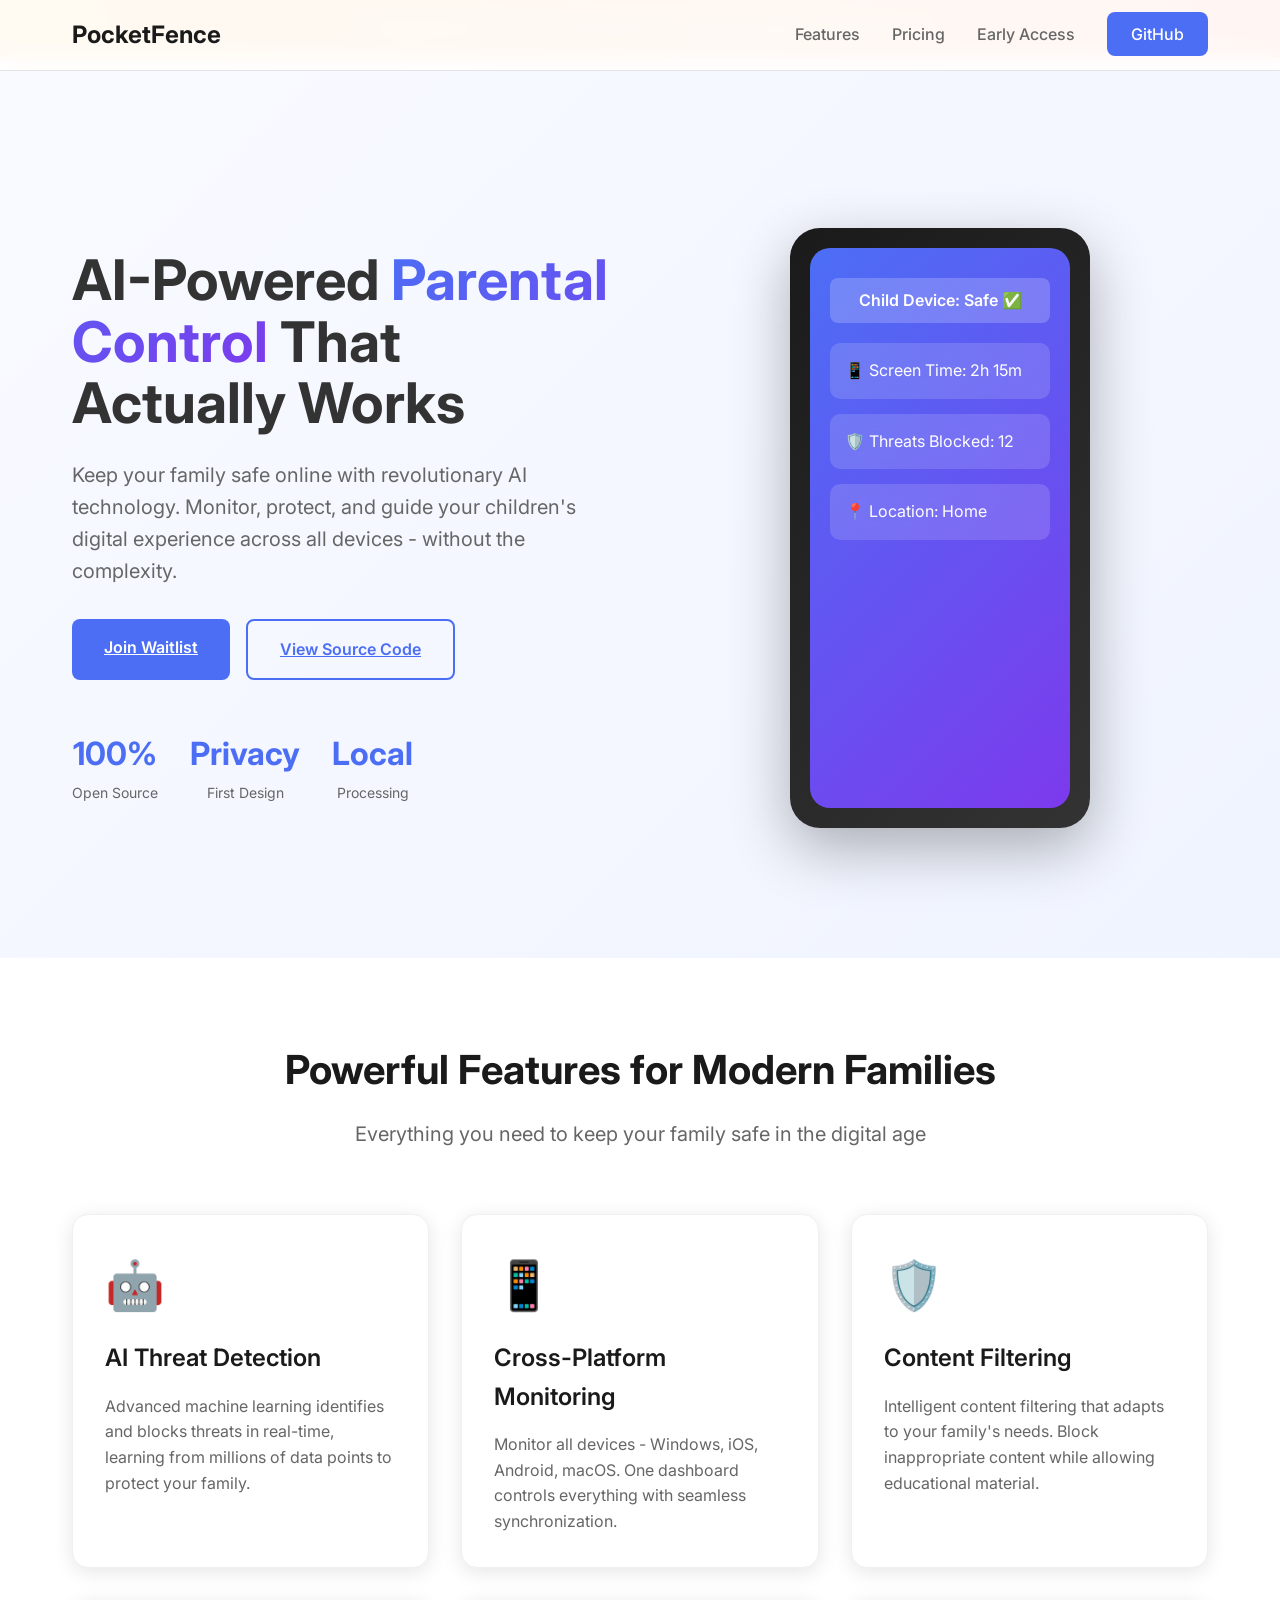
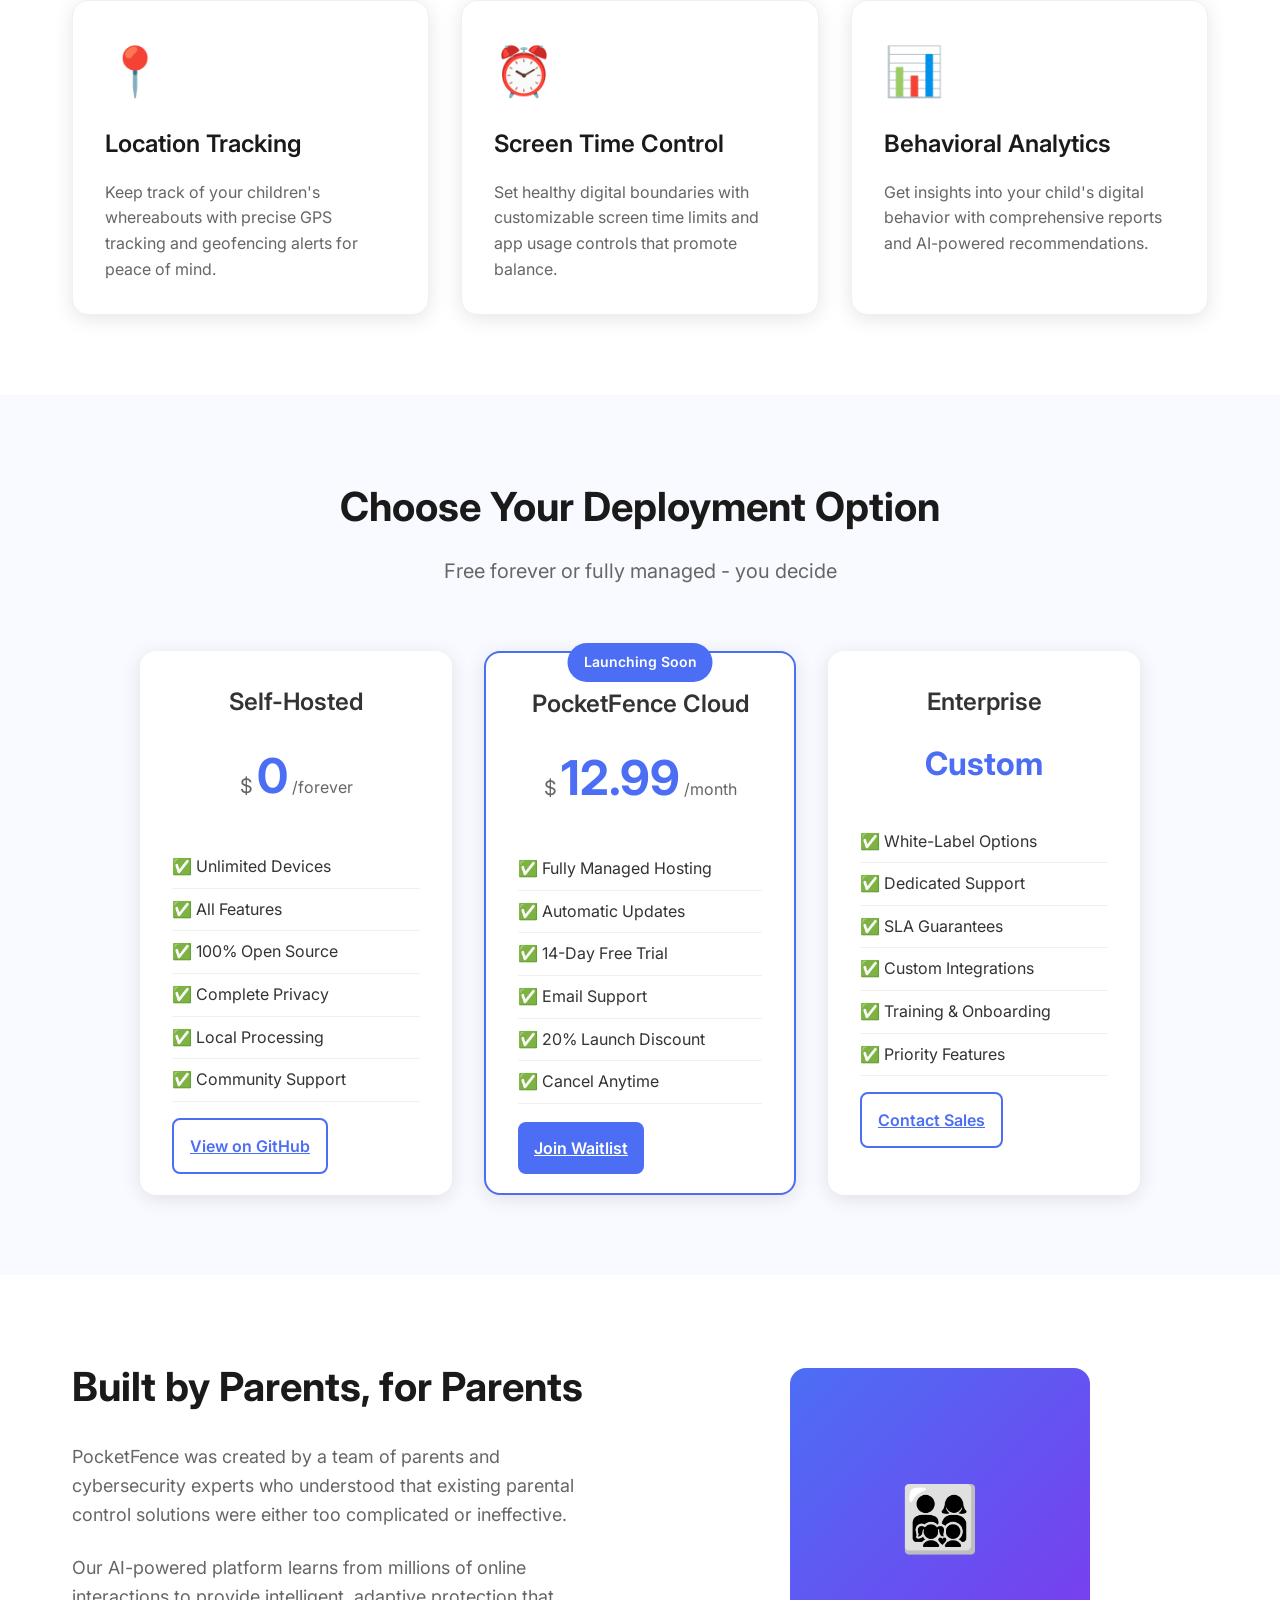
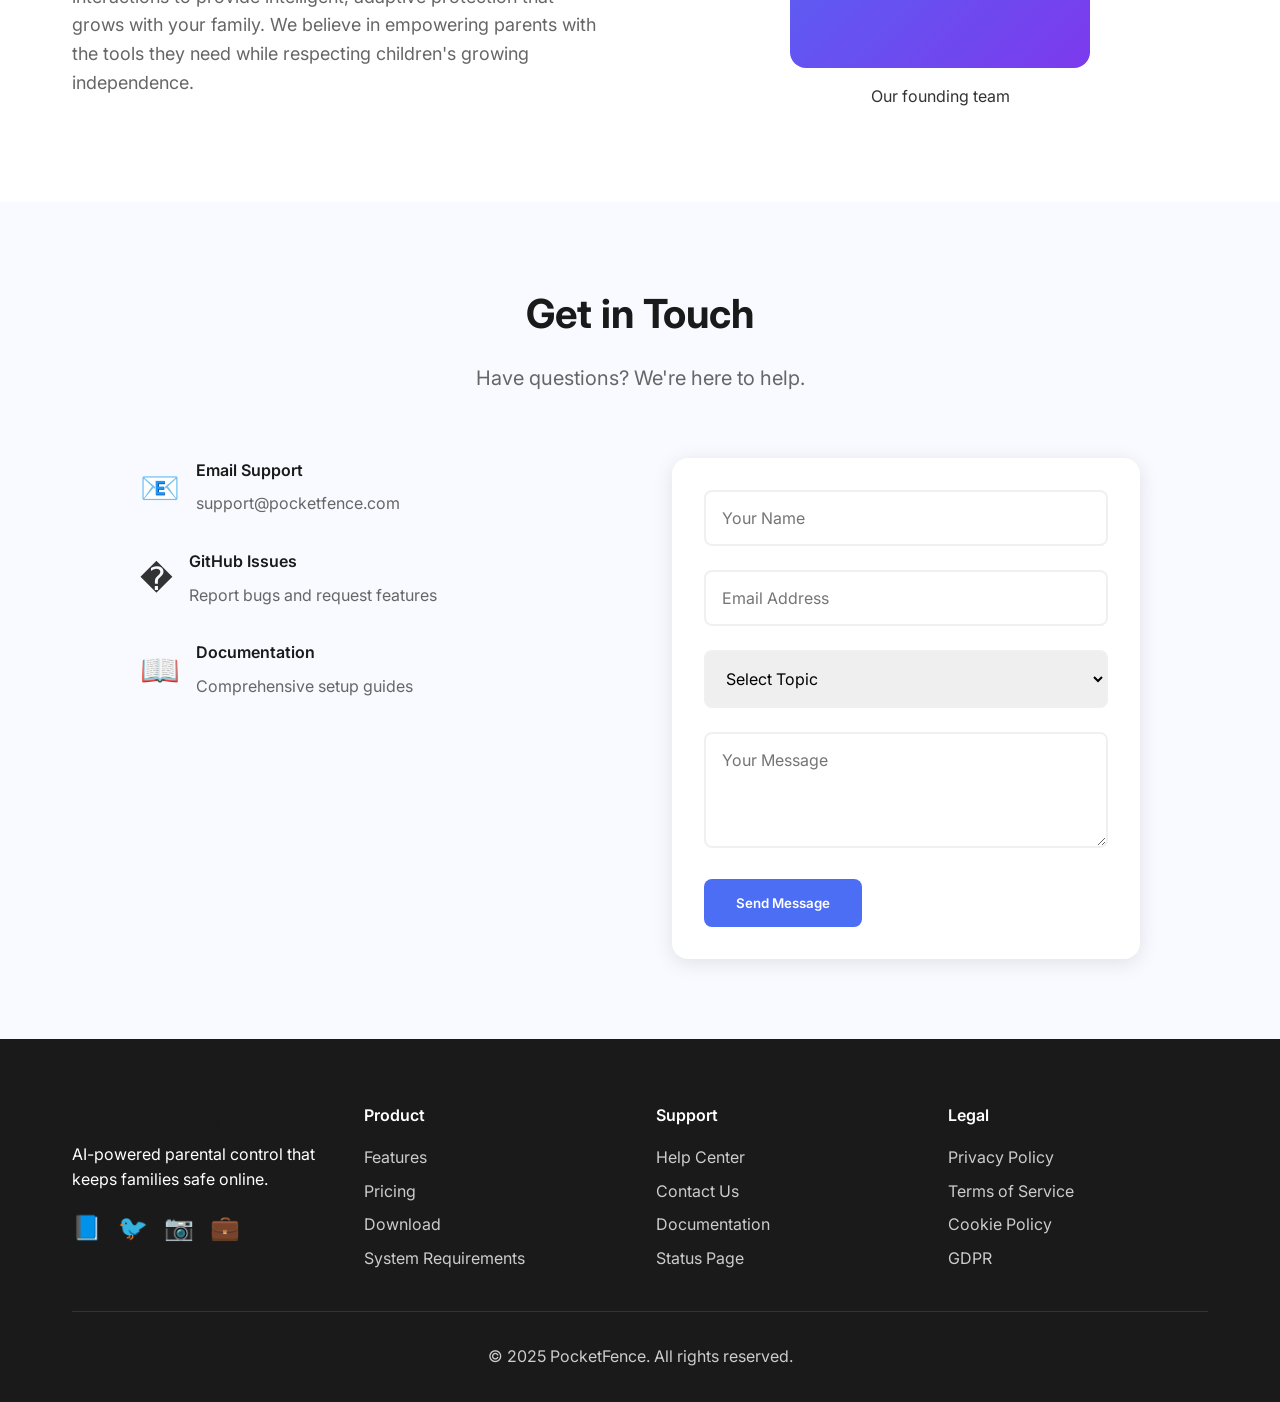
<file: index.html>
<!DOCTYPE html>
<html lang="en">
<head>
    <meta charset="UTF-8">
    <meta name="viewport" content="width=device-width, initial-scale=1.0">
    <title>PocketFence - AI-Powered Parental Control</title>
    <meta name="description" content="Revolutionary AI-powered parental control software that keeps your family safe online. Monitor, protect, and guide your children's digital experience.">
    <link rel="stylesheet" href="styles.css">
    <link rel="preconnect" href="https://fonts.googleapis.com">
    <link rel="preconnect" href="https://fonts.gstatic.com" crossorigin>
    <link href="https://fonts.googleapis.com/css2?family=Inter:wght@300;400;500;600;700&display=swap" rel="stylesheet">
    <script src="https://js.stripe.com/v3/"></script>
    <style>
        .coming-soon-banner {
            background: linear-gradient(90deg, #ff9800 0%, #ff5722 100%);
            color: white;
            padding: 1rem;
            text-align: center;
            font-weight: 600;
            position: sticky;
            top: 0;
            z-index: 1000;
            box-shadow: 0 2px 10px rgba(0,0,0,0.1);
        }
        .coming-soon-banner a {
            color: white;
            text-decoration: underline;
            font-weight: 700;
        }
    </style>
</head>
<body>
    <div class="coming-soon-banner">🚀 PocketFence is in active development - <a href="early-access.html">Join the waitlist</a> for early access</div>
    <!-- Navigation -->
    <nav class="navbar">
        <div class="nav-container">
            <div class="nav-logo">
                <span class="logo-text">PocketFence</span>
            </div>
            <ul class="nav-menu">
                <li><a href="#features" class="nav-link">Features</a></li>
                <li><a href="#pricing" class="nav-link">Pricing</a></li>
                <li><a href="early-access.html" class="nav-link">Early Access</a></li>
                <li><a href="https://github.com/DJMcClellan1966/PocketFence-Family" class="nav-link cta-button">GitHub</a></li>
            </ul>
            <div class="hamburger">
                <span></span><span></span><span></span>
            </div>
        </div>
    </nav>

    <!-- Hero Section -->
    <section class="hero">
        <div class="hero-container">
            <div class="hero-content">
                <h1 class="hero-title">
                    AI-Powered <span class="gradient-text">Parental Control</span> 
                    That Actually Works
                </h1>
                <p class="hero-description">
                    Keep your family safe online with revolutionary AI technology. 
                    Monitor, protect, and guide your children's digital experience 
                    across all devices - without the complexity.
                </p>
                <div class="hero-buttons">
                    <a href="early-access.html" class="btn-primary">Join Waitlist</a>
                    <a href="https://github.com/DJMcClellan1966/PocketFence-Family" class="btn-secondary">View Source Code</a>
                </div>
                <div class="hero-stats">
                    <div class="stat">
                        <span class="stat-number">100%</span>
                        <span class="stat-label">Open Source</span>
                    </div>
                    <div class="stat">
                        <span class="stat-number">Privacy</span>
                        <span class="stat-label">First Design</span>
                    </div>
                    <div class="stat">
                        <span class="stat-number">Local</span>
                        <span class="stat-label">Processing</span>
                    </div>
                </div>
            </div>
            <div class="hero-visual">
                <div class="phone-mockup">
                    <div class="phone-screen">
                        <div class="app-interface">
                            <div class="status-bar">Child Device: Safe ✅</div>
                            <div class="dashboard-widgets">
                                <div class="widget">📱 Screen Time: 2h 15m</div>
                                <div class="widget">🛡️ Threats Blocked: 12</div>
                                <div class="widget">📍 Location: Home</div>
                            </div>
                        </div>
                    </div>
                </div>
            </div>
        </div>
    </section>

    <!-- Features Section -->
    <section id="features" class="features">
        <div class="container">
            <div class="section-header">
                <h2>Powerful Features for Modern Families</h2>
                <p>Everything you need to keep your family safe in the digital age</p>
            </div>
            <div class="features-grid">
                <div class="feature-card">
                    <div class="feature-icon">🤖</div>
                    <h3>AI Threat Detection</h3>
                    <p>Advanced machine learning identifies and blocks threats in real-time, learning from millions of data points to protect your family.</p>
                </div>
                <div class="feature-card">
                    <div class="feature-icon">📱</div>
                    <h3>Cross-Platform Monitoring</h3>
                    <p>Monitor all devices - Windows, iOS, Android, macOS. One dashboard controls everything with seamless synchronization.</p>
                </div>
                <div class="feature-card">
                    <div class="feature-icon">🛡️</div>
                    <h3>Content Filtering</h3>
                    <p>Intelligent content filtering that adapts to your family's needs. Block inappropriate content while allowing educational material.</p>
                </div>
                <div class="feature-card">
                    <div class="feature-icon">📍</div>
                    <h3>Location Tracking</h3>
                    <p>Keep track of your children's whereabouts with precise GPS tracking and geofencing alerts for peace of mind.</p>
                </div>
                <div class="feature-card">
                    <div class="feature-icon">⏰</div>
                    <h3>Screen Time Control</h3>
                    <p>Set healthy digital boundaries with customizable screen time limits and app usage controls that promote balance.</p>
                </div>
                <div class="feature-card">
                    <div class="feature-icon">📊</div>
                    <h3>Behavioral Analytics</h3>
                    <p>Get insights into your child's digital behavior with comprehensive reports and AI-powered recommendations.</p>
                </div>
            </div>
        </div>
    </section>

    <!-- Pricing Section -->
    <section id="pricing" class="pricing">
        <div class="container">
            <div class="section-header">
                <h2>Choose Your Deployment Option</h2>
                <p>Free forever or fully managed - you decide</p>
            </div>
            <div class="pricing-grid">
                <div class="pricing-card">
                    <div class="plan-header">
                        <h3>Self-Hosted</h3>
                        <div class="plan-price">
                            <span class="currency">$</span>
                            <span class="amount">0</span>
                            <span class="period">/forever</span>
                        </div>
                    </div>
                    <ul class="plan-features">
                        <li>✅ Unlimited Devices</li>
                        <li>✅ All Features</li>
                        <li>✅ 100% Open Source</li>
                        <li>✅ Complete Privacy</li>
                        <li>✅ Local Processing</li>
                        <li>✅ Community Support</li>
                    </ul>
                    <a href="https://github.com/dj-mccarthy/PocketFence-Family" class="plan-button btn-outline" target="_blank">View on GitHub</a>
                </div>
                
                <div class="pricing-card featured">
                    <div class="popular-badge">Launching Soon</div>
                    <div class="plan-header">
                        <h3>PocketFence Cloud</h3>
                        <div class="plan-price">
                            <span class="currency">$</span>
                            <span class="amount">12.99</span>
                            <span class="period">/month</span>
                        </div>
                    </div>
                    <ul class="plan-features">
                        <li>✅ Fully Managed Hosting</li>
                        <li>✅ Automatic Updates</li>
                        <li>✅ 14-Day Free Trial</li>
                        <li>✅ Email Support</li>
                        <li>✅ 20% Launch Discount</li>
                        <li>✅ Cancel Anytime</li>
                    </ul>
                    <a href="early-access.html" class="plan-button btn-primary">Join Waitlist</a>
                </div>
                
                <div class="pricing-card">
                    <div class="plan-header">
                        <h3>Enterprise</h3>
                        <div class="plan-price">
                            <span class="amount" style="font-size: 2rem;">Custom</span>
                        </div>
                    </div>
                    <ul class="plan-features">
                        <li>✅ White-Label Options</li>
                        <li>✅ Dedicated Support</li>
                        <li>✅ SLA Guarantees</li>
                        <li>✅ Custom Integrations</li>
                        <li>✅ Training & Onboarding</li>
                        <li>✅ Priority Features</li>
                    </ul>
                    <a href="mailto:enterprise@pocketfence.net" class="plan-button btn-outline">Contact Sales</a>
                </div>
            </div>
        </div>
    </section>

    <!-- About Section -->
    <section id="about" class="about">
        <div class="container">
            <div class="about-content">
                <div class="about-text">
                    <h2>Built by Parents, for Parents</h2>
                    <p>PocketFence was created by a team of parents and cybersecurity experts who understood that existing parental control solutions were either too complicated or ineffective.</p>
                    <p>Our AI-powered platform learns from millions of online interactions to provide intelligent, adaptive protection that grows with your family. We believe in empowering parents with the tools they need while respecting children's growing independence.</p>
                </div>
                <div class="about-visual">
                    <div class="team-photo">
                        <div class="photo-placeholder">👨‍👩‍👧‍👦</div>
                        <p>Our founding team</p>
                    </div>
                </div>
            </div>
        </div>
    </section>

    <!-- Contact Section -->
    <section id="contact" class="contact">
        <div class="container">
            <div class="section-header">
                <h2>Get in Touch</h2>
                <p>Have questions? We're here to help.</p>
            </div>
            <div class="contact-grid">
                <div class="contact-info">
                    <div class="contact-item">
                        <div class="contact-icon">📧</div>
                        <div>
                            <h4>Email Support</h4>
                            <p>support@pocketfence.com</p>
                        </div>
                    </div>
                    <div class="contact-item">
                        <div class="contact-icon">�</div>
                        <div>
                            <h4>GitHub Issues</h4>
                            <p>Report bugs and request features</p>
                        </div>
                    </div>
                    <div class="contact-item">
                        <div class="contact-icon">📖</div>
                        <div>
                            <h4>Documentation</h4>
                            <p>Comprehensive setup guides</p>
                        </div>
                    </div>
                </div>
                <div class="contact-form">
                    <form>
                        <div class="form-group">
                            <input type="text" placeholder="Your Name" required>
                        </div>
                        <div class="form-group">
                            <input type="email" placeholder="Email Address" required>
                        </div>
                        <div class="form-group">
                            <select required>
                                <option value="">Select Topic</option>
                                <option value="sales">Sales Inquiry</option>
                                <option value="support">Technical Support</option>
                                <option value="billing">Billing Question</option>
                                <option value="other">Other</option>
                            </select>
                        </div>
                        <div class="form-group">
                            <textarea placeholder="Your Message" rows="4" required></textarea>
                        </div>
                        <button type="submit" class="btn-primary">Send Message</button>
                    </form>
                </div>
            </div>
        </div>
    </section>

    <!-- Footer -->
    <footer class="footer">
        <div class="container">
            <div class="footer-content">
                <div class="footer-section">
                    <div class="footer-logo">
                        <span class="logo-text">PocketFence</span>
                    </div>
                    <p>AI-powered parental control that keeps families safe online.</p>
                    <div class="social-links">
                        <a href="#">📘</a>
                        <a href="#">🐦</a>
                        <a href="#">📷</a>
                        <a href="#">💼</a>
                    </div>
                </div>
                <div class="footer-section">
                    <h4>Product</h4>
                    <ul>
                        <li><a href="#features">Features</a></li>
                        <li><a href="#pricing">Pricing</a></li>
                        <li><a href="#">Download</a></li>
                        <li><a href="#">System Requirements</a></li>
                    </ul>
                </div>
                <div class="footer-section">
                    <h4>Support</h4>
                    <ul>
                        <li><a href="#">Help Center</a></li>
                        <li><a href="#contact">Contact Us</a></li>
                        <li><a href="#">Documentation</a></li>
                        <li><a href="#">Status Page</a></li>
                    </ul>
                </div>
                <div class="footer-section">
                    <h4>Legal</h4>
                    <ul>
                        <li><a href="privacy.html">Privacy Policy</a></li>
                        <li><a href="terms.html">Terms of Service</a></li>
                        <li><a href="#">Cookie Policy</a></li>
                        <li><a href="#">GDPR</a></li>
                    </ul>
                </div>
            </div>
            <div class="footer-bottom">
                <p>&copy; 2025 PocketFence. All rights reserved.</p>
            </div>
        </div>
    </footer>

    <script src="script.js"></script>
</body>
</html>
</file>
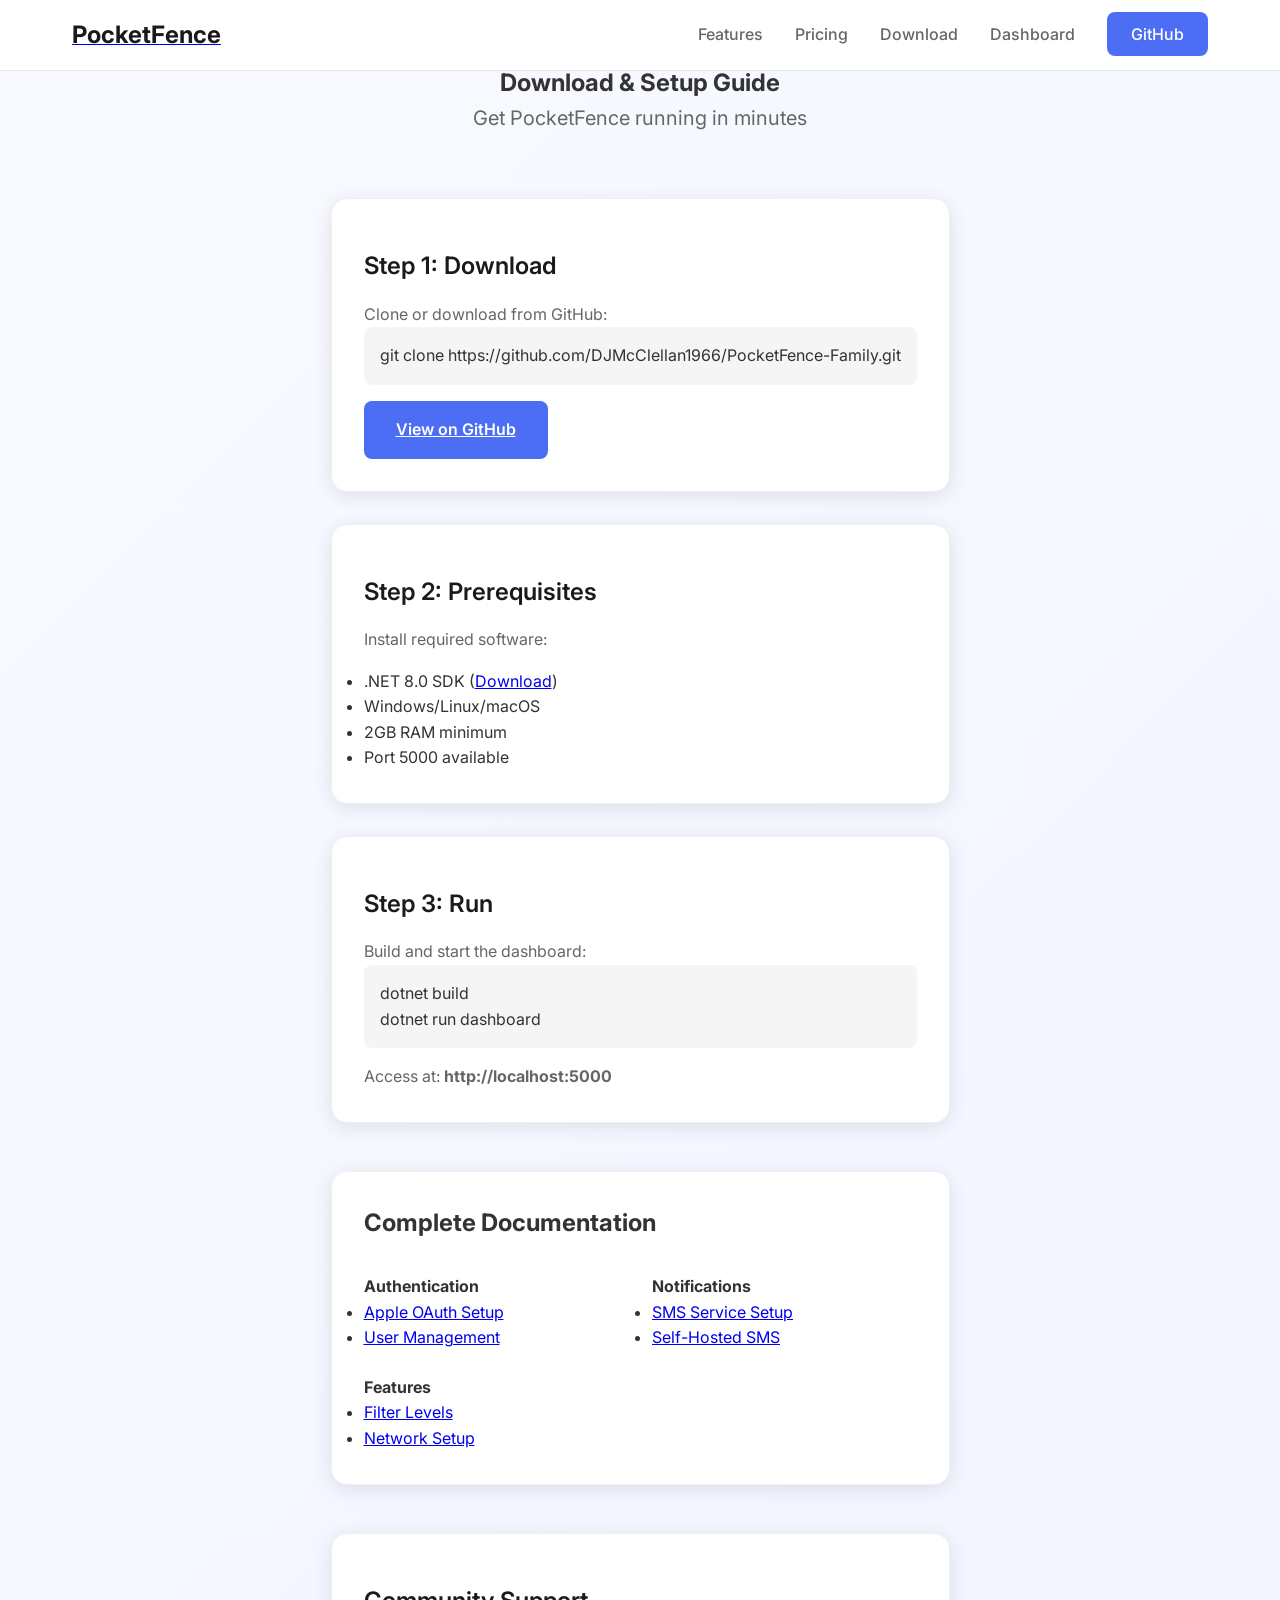
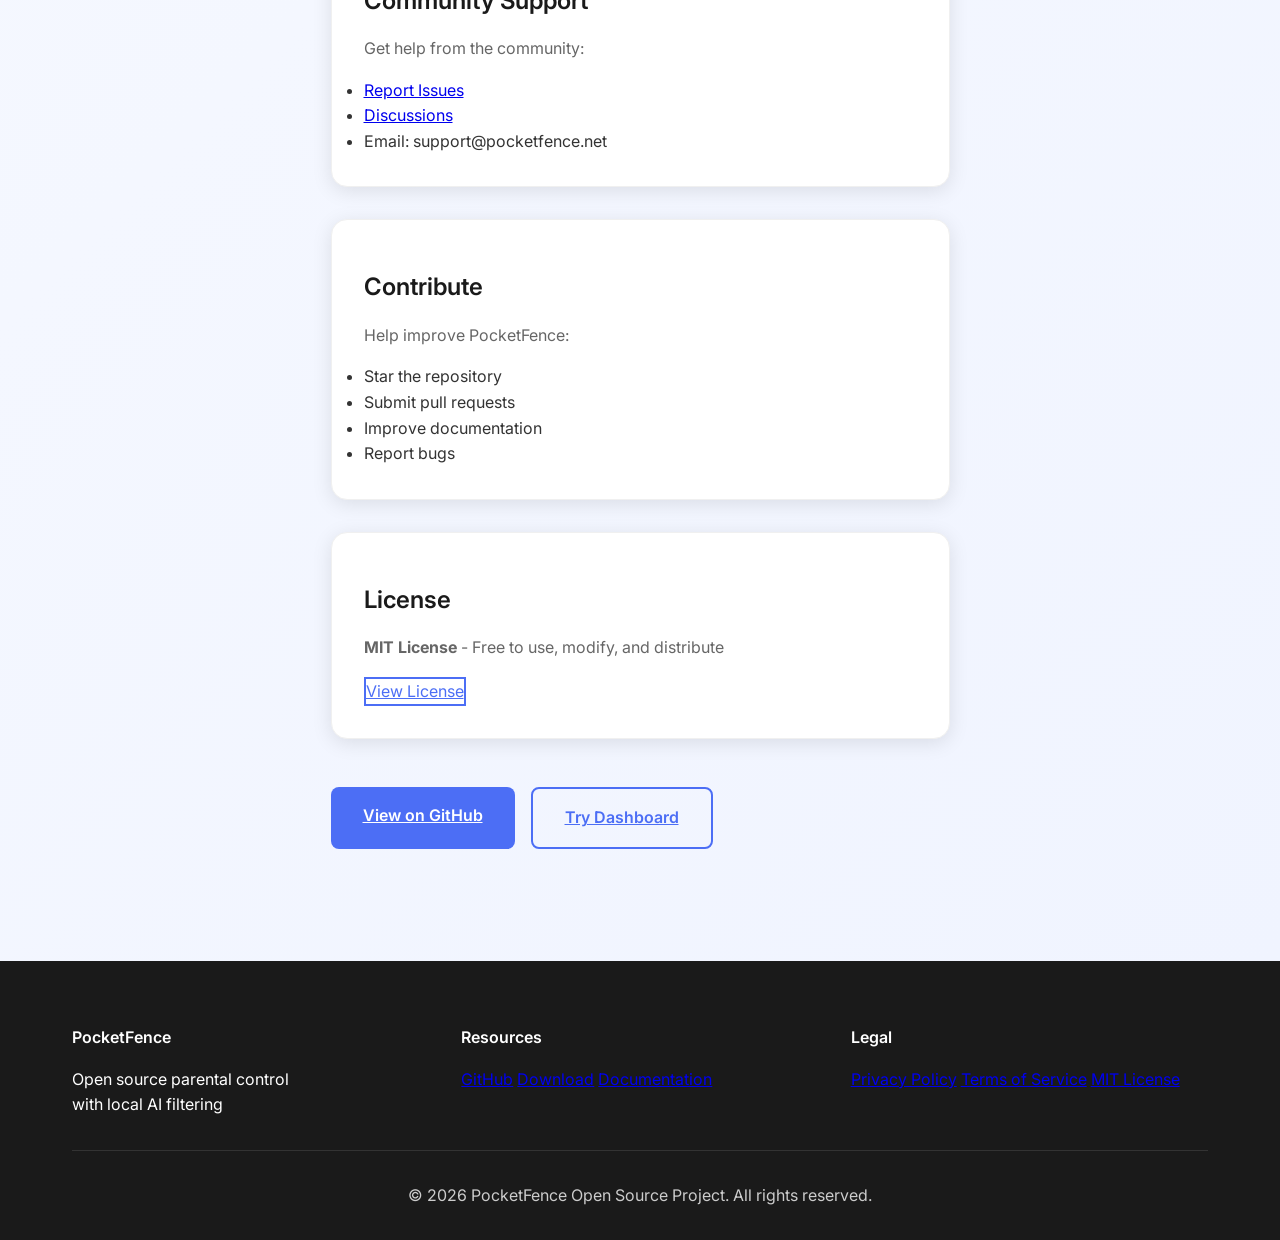
<file: download-old.html>
<!DOCTYPE html>
<html lang="en">
<head>
    <meta charset="UTF-8">
    <meta name="viewport" content="width=device-width, initial-scale=1.0">
    <title>Download & Setup - PocketFence</title>
    <link rel="stylesheet" href="styles.css">
    <link href="https://fonts.googleapis.com/css2?family=Inter:wght@300;400;500;600;700&display=swap" rel="stylesheet">
</head>
<body>
    <nav class="navbar">
        <div class="nav-container">
            <div class="nav-logo">
                <a href="index.html"><span class="logo-text">PocketFence</span></a>
            </div>
            <ul class="nav-menu">
                <li><a href="index.html#features" class="nav-link">Features</a></li>
                <li><a href="index.html#pricing" class="nav-link">Pricing</a></li>
                <li><a href="download.html" class="nav-link">Download</a></li>
                <li><a href="https://pocketfence.net:5000" class="nav-link">Dashboard</a></li>
                <li><a href="https://github.com/DJMcClellan1966/PocketFence-Family" class="nav-link cta-button">GitHub</a></li>
            </ul>
        </div>
    </nav>

    <section class="hero" style="padding: 4rem 0;">
        <div class="container">
            <div class="section-header">
                <h1>Download & Setup Guide</h1>
                <p>Get PocketFence running in minutes</p>
            </div>

            <div class="features-grid" style="margin-top: 3rem;">
                <div class="feature-card">
                    <div class="feature-icon"></div>
                    <h3>Step 1: Download</h3>
                    <p>Clone or download from GitHub:</p>
                    <pre style="background: #f5f5f5; padding: 1rem; border-radius: 8px; text-align: left; overflow-x: auto;">git clone https://github.com/DJMcClellan1966/PocketFence-Family.git</pre>
                    <a href="https://github.com/DJMcClellan1966/PocketFence-Family" class="btn-primary" style="margin-top: 1rem; display: inline-block;">View on GitHub</a>
                </div>

                <div class="feature-card">
                    <div class="feature-icon"></div>
                    <h3>Step 2: Prerequisites</h3>
                    <p>Install required software:</p>
                    <ul style="text-align: left; margin-top: 1rem;">
                        <li> .NET 8.0 SDK (<a href="https://dotnet.microsoft.com/download" target="_blank">Download</a>)</li>
                        <li> Windows/Linux/macOS</li>
                        <li> 2GB RAM minimum</li>
                        <li> Port 5000 available</li>
                    </ul>
                </div>

                <div class="feature-card">
                    <div class="feature-icon"></div>
                    <h3>Step 3: Run</h3>
                    <p>Build and start the dashboard:</p>
                    <pre style="background: #f5f5f5; padding: 1rem; border-radius: 8px; text-align: left; overflow-x: auto;">dotnet build
dotnet run dashboard</pre>
                    <p style="margin-top: 1rem;">Access at: <strong>http://localhost:5000</strong></p>
                </div>
            </div>

            <div class="feature-card" style="margin-top: 3rem; max-width: 900px; margin-left: auto; margin-right: auto;">
                <h2> Complete Documentation</h2>
                <div style="display: grid; grid-template-columns: repeat(auto-fit, minmax(250px, 1fr)); gap: 1.5rem; margin-top: 2rem; text-align: left;">
                    <div>
                        <h4> Authentication</h4>
                        <ul>
                            <li><a href="https://github.com/DJMcClellan1966/PocketFence-Family/blob/main/APPLE_OAUTH_SETUP.md">Apple OAuth Setup</a></li>
                            <li><a href="https://github.com/DJMcClellan1966/PocketFence-Family/blob/main/USER_MANAGEMENT_COMPLETE.md">User Management</a></li>
                        </ul>
                    </div>
                    <div>
                        <h4> Notifications</h4>
                        <ul>
                            <li><a href="https://github.com/DJMcClellan1966/PocketFence-Family/blob/main/AI_SMS_SERVICE_GUIDE.md">SMS Service Setup</a></li>
                            <li><a href="https://github.com/DJMcClellan1966/PocketFence-Family/blob/main/SELF_HOSTED_SMS_GUIDE.md">Self-Hosted SMS</a></li>
                        </ul>
                    </div>
                    <div>
                        <h4> Features</h4>
                        <ul>
                            <li><a href="https://github.com/DJMcClellan1966/PocketFence-Family/blob/main/FILTER_LEVELS.md">Filter Levels</a></li>
                            <li><a href="https://github.com/DJMcClellan1966/PocketFence-Family/blob/main/NETWORK_SETUP.md">Network Setup</a></li>
                        </ul>
                    </div>
                </div>
            </div>

            <div class="features-grid" style="margin-top: 3rem;">
                <div class="feature-card">
                    <div class="feature-icon"></div>
                    <h3>Community Support</h3>
                    <p>Get help from the community:</p>
                    <ul style="text-align: left; margin-top: 1rem;">
                        <li> <a href="https://github.com/DJMcClellan1966/PocketFence-Family/issues">Report Issues</a></li>
                        <li> <a href="https://github.com/DJMcClellan1966/PocketFence-Family/discussions">Discussions</a></li>
                        <li> Email: support@pocketfence.net</li>
                    </ul>
                </div>

                <div class="feature-card">
                    <div class="feature-icon"></div>
                    <h3>Contribute</h3>
                    <p>Help improve PocketFence:</p>
                    <ul style="text-align: left; margin-top: 1rem;">
                        <li> Star the repository</li>
                        <li> Submit pull requests</li>
                        <li> Improve documentation</li>
                        <li> Report bugs</li>
                    </ul>
                </div>

                <div class="feature-card">
                    <div class="feature-icon"></div>
                    <h3>License</h3>
                    <p style="margin-top: 1rem;"><strong>MIT License</strong> - Free to use, modify, and distribute</p>
                    <a href="https://github.com/DJMcClellan1966/PocketFence-Family/blob/main/LICENSE" class="btn-outline" style="margin-top: 1rem; display: inline-block;">View License</a>
                </div>
            </div>

            <div class="hero-buttons" style="margin-top: 3rem;">
                <a href="https://github.com/DJMcClellan1966/PocketFence-Family" class="btn-primary">View on GitHub</a>
                <a href="https://pocketfence.net:5000" class="btn-secondary">Try Dashboard</a>
            </div>
        </div>
    </section>

    <footer class="footer">
        <div class="container">
            <div class="footer-content">
                <div class="footer-section">
                    <h4>PocketFence</h4>
                    <p>Open source parental control<br>with local AI filtering</p>
                </div>
                <div class="footer-section">
                    <h4>Resources</h4>
                    <a href="https://github.com/DJMcClellan1966/PocketFence-Family">GitHub</a>
                    <a href="download.html">Download</a>
                    <a href="https://github.com/DJMcClellan1966/PocketFence-Family/blob/main/README.md">Documentation</a>
                </div>
                <div class="footer-section">
                    <h4>Legal</h4>
                    <a href="privacy.html">Privacy Policy</a>
                    <a href="terms.html">Terms of Service</a>
                    <a href="https://github.com/DJMcClellan1966/PocketFence-Family/blob/main/LICENSE">MIT License</a>
                </div>
            </div>
            <div class="footer-bottom">
                <p>&copy; 2026 PocketFence Open Source Project. All rights reserved.</p>
            </div>
        </div>
    </footer>

    <script src="script.js"></script>
</body>
</html>
</file>
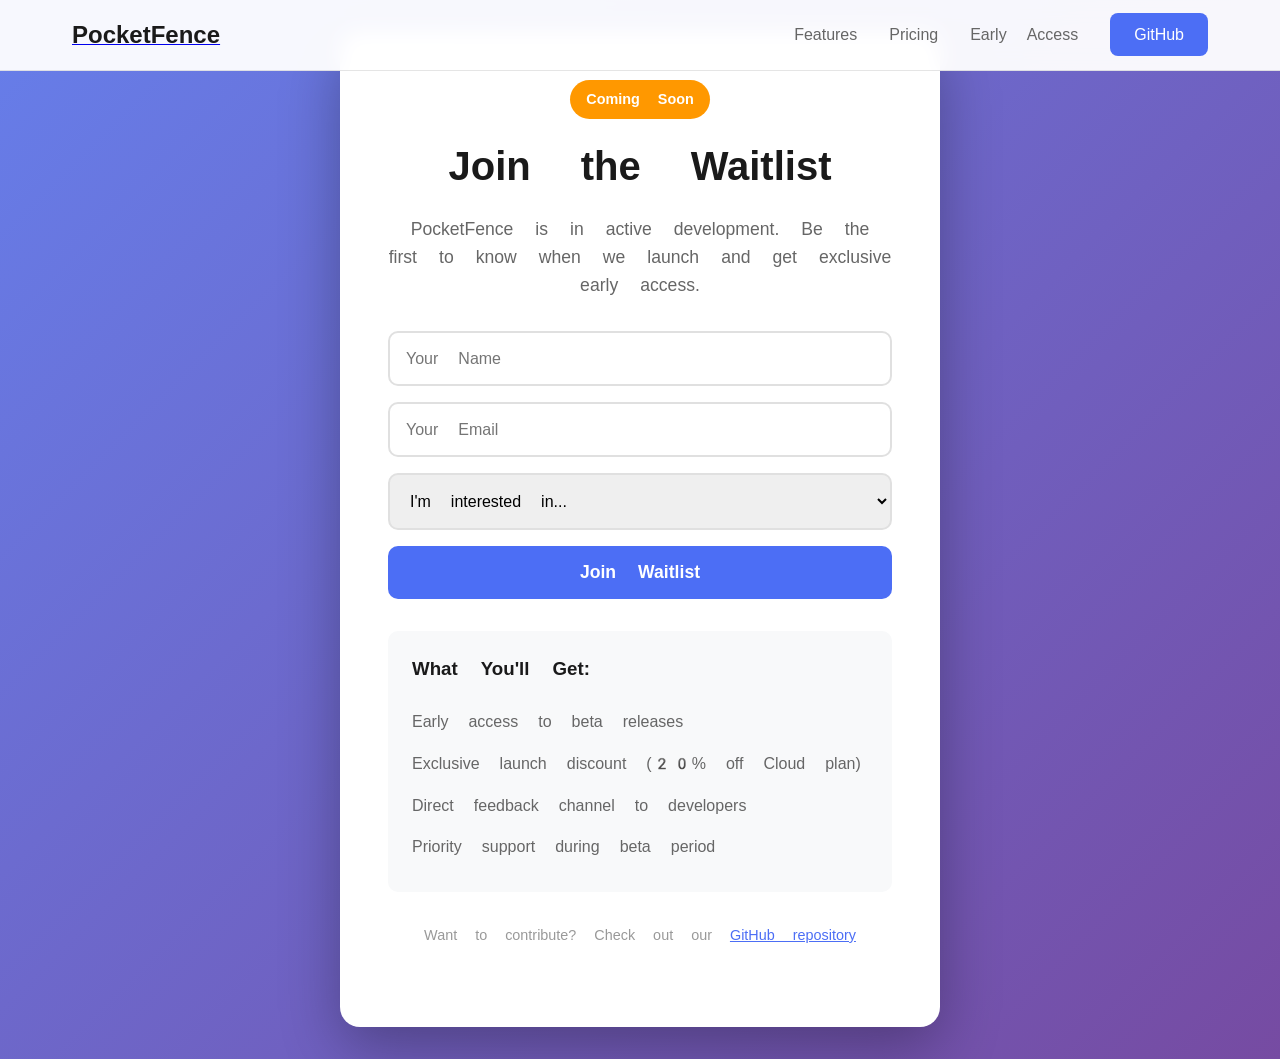
<file: download.html>
﻿<!DOCTYPE html>
<html lang="en">
<head>
    <meta charset="UTF-8">
    <meta http-equiv="refresh" content="0;url=early-access.html">
    <title>Redirecting...</title>
</head>
<body>
    <p>Redirecting to early access page...</p>
    <p>If not redirected, <a href="early-access.html">click here</a>.</p>
</body>
</html>
</file>
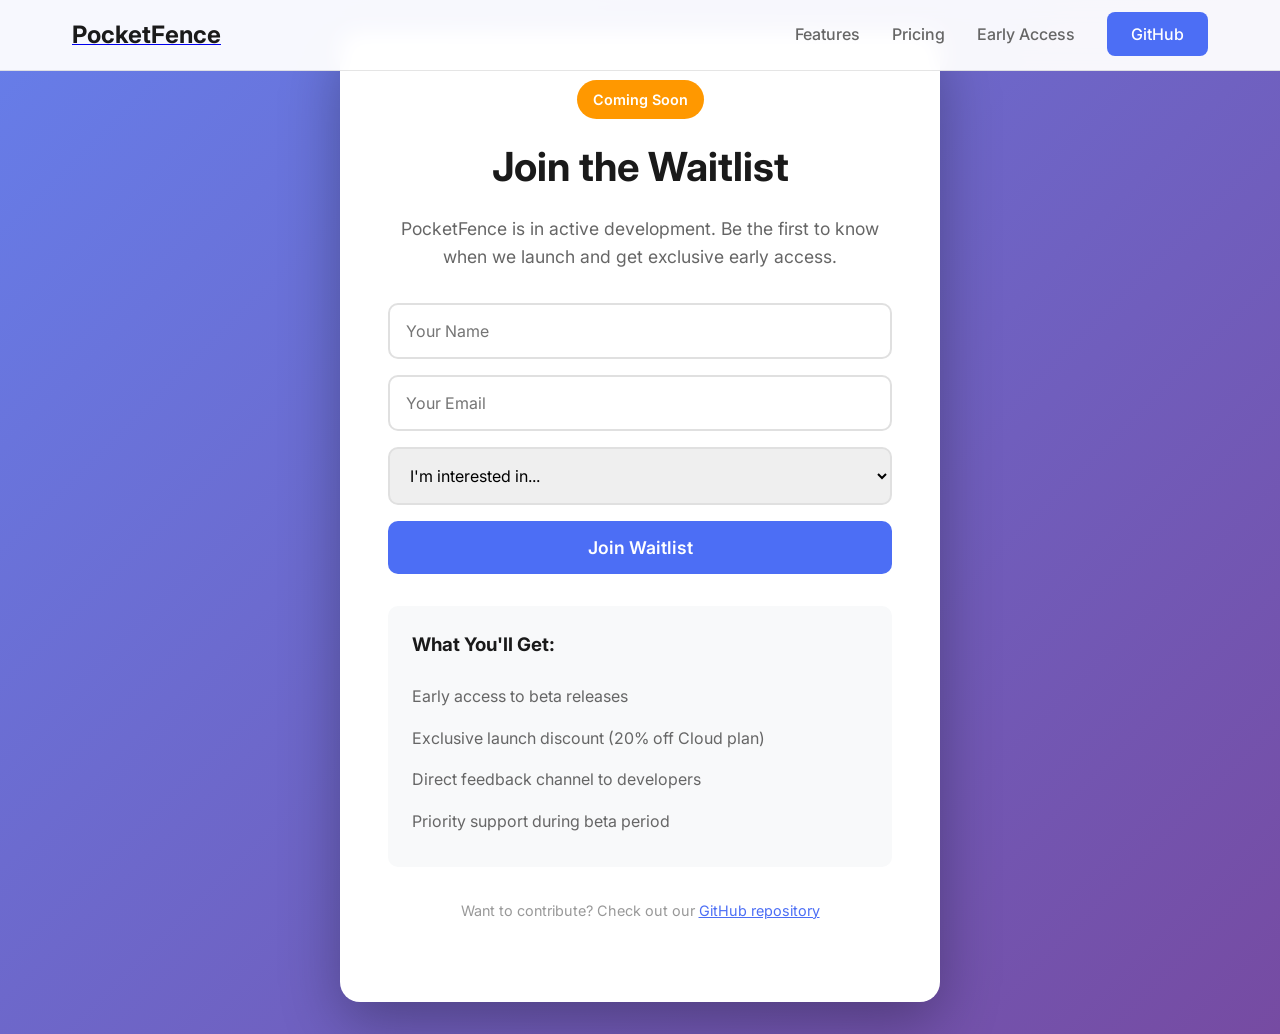
<file: early-access.html>
﻿<!DOCTYPE html>
<html lang="en">
<head>
    <meta charset="UTF-8">
    <meta name="viewport" content="width=device-width, initial-scale=1.0">
    <title>Early Access - PocketFence</title>
    <link rel="stylesheet" href="styles.css">
    <link href="https://fonts.googleapis.com/css2?family=Inter:wght@300;400;500;600;700&display=swap" rel="stylesheet">
    <style>
        .waitlist-container {
            min-height: 100vh;
            background: linear-gradient(135deg, #667eea 0%, #764ba2 100%);
            display: flex;
            align-items: center;
            justify-content: center;
            padding: 2rem;
        }
        .waitlist-card {
            background: white;
            border-radius: 20px;
            padding: 3rem;
            max-width: 600px;
            text-align: center;
            box-shadow: 0 20px 60px rgba(0,0,0,0.3);
        }
        .waitlist-card h1 {
            font-size: 2.5rem;
            margin-bottom: 1rem;
            color: #1a1a1a;
        }
        .waitlist-card p {
            font-size: 1.1rem;
            color: #666;
            margin-bottom: 2rem;
        }
        .signup-form {
            display: flex;
            flex-direction: column;
            gap: 1rem;
            margin-top: 2rem;
        }
        .signup-form input {
            padding: 1rem;
            font-size: 1rem;
            border: 2px solid #e0e0e0;
            border-radius: 10px;
            outline: none;
            transition: border-color 0.3s;
        }
        .signup-form input:focus {
            border-color: #4C6EF5;
        }
        .signup-form button {
            background: #4C6EF5;
            color: white;
            padding: 1rem;
            font-size: 1.1rem;
            font-weight: 600;
            border: none;
            border-radius: 10px;
            cursor: pointer;
            transition: background 0.3s;
        }
        .signup-form button:hover {
            background: #3b5de3;
        }
        .feature-list {
            text-align: left;
            margin-top: 2rem;
            padding: 1.5rem;
            background: #f8f9fa;
            border-radius: 10px;
        }
        .feature-list h3 {
            margin-bottom: 1rem;
            color: #1a1a1a;
        }
        .feature-list ul {
            list-style: none;
            padding: 0;
        }
        .feature-list li {
            padding: 0.5rem 0;
            color: #666;
        }
        .beta-badge {
            display: inline-block;
            background: #ff9800;
            color: white;
            padding: 0.5rem 1rem;
            border-radius: 20px;
            font-size: 0.9rem;
            font-weight: 600;
            margin-bottom: 1rem;
        }
    </style>
</head>
<body>
    <nav class="navbar">
        <div class="nav-container">
            <div class="nav-logo">
                <a href="index.html"><span class="logo-text">PocketFence</span></a>
            </div>
            <ul class="nav-menu">
                <li><a href="index.html#features" class="nav-link">Features</a></li>
                <li><a href="index.html#pricing" class="nav-link">Pricing</a></li>
                <li><a href="early-access.html" class="nav-link">Early Access</a></li>
                <li><a href="https://github.com/DJMcClellan1966/PocketFence-Family" class="nav-link cta-button">GitHub</a></li>
            </ul>
        </div>
    </nav>

    <div class="waitlist-container">
        <div class="waitlist-card">
            <span class="beta-badge"> Coming Soon</span>
            <h1>Join the Waitlist</h1>
            <p>PocketFence is in active development. Be the first to know when we launch and get exclusive early access.</p>

            <form class="signup-form" id="waitlistForm">
                <input type="text" id="name" name="name" placeholder="Your Name" required>
                <input type="email" id="email" name="email" placeholder="Your Email" required>
                <select id="interest" name="interest" style="padding: 1rem; font-size: 1rem; border: 2px solid #e0e0e0; border-radius: 10px;">
                    <option value="">I'm interested in...</option>
                    <option value="free">Free Self-Hosted Version</option>
                    <option value="cloud">Managed Cloud Hosting</option>
                    <option value="both">Both Options</option>
                </select>
                <button type="submit">Join Waitlist</button>
            </form>

            <div id="successMessage" style="display:none; margin-top: 1.5rem; padding: 1rem; background: #d4edda; color: #155724; border-radius: 10px;">
                 Thank you! We'll notify you when PocketFence launches.
            </div>

            <div class="feature-list">
                <h3>What You'll Get:</h3>
                <ul>
                    <li> Early access to beta releases</li>
                    <li> Exclusive launch discount (20% off Cloud plan)</li>
                    <li> Direct feedback channel to developers</li>
                    <li> Priority support during beta period</li>
                </ul>
            </div>

            <p style="margin-top: 2rem; font-size: 0.9rem; color: #999;">
                Want to contribute? Check out our <a href="https://github.com/DJMcClellan1966/PocketFence-Family" style="color: #4C6EF5;">GitHub repository</a>
            </p>
        </div>
    </div>

    <script>
        document.getElementById('waitlistForm').addEventListener('submit', function(e) {
            e.preventDefault();
            
            // Get form data
            const formData = {
                name: document.getElementById('name').value,
                email: document.getElementById('email').value,
                interest: document.getElementById('interest').value,
                timestamp: new Date().toISOString()
            };
            
            // TODO: Send to your backend or email service
            // For now, just log to console and show success message
            console.log('Waitlist signup:', formData);
            
            // Show success message
            document.getElementById('successMessage').style.display = 'block';
            document.getElementById('waitlistForm').style.display = 'none';
            
            // Optional: Send email notification to yourself
            // You can integrate with services like FormSpree, EmailJS, or your own backend
        });
    </script>
</body>
</html>
</file>
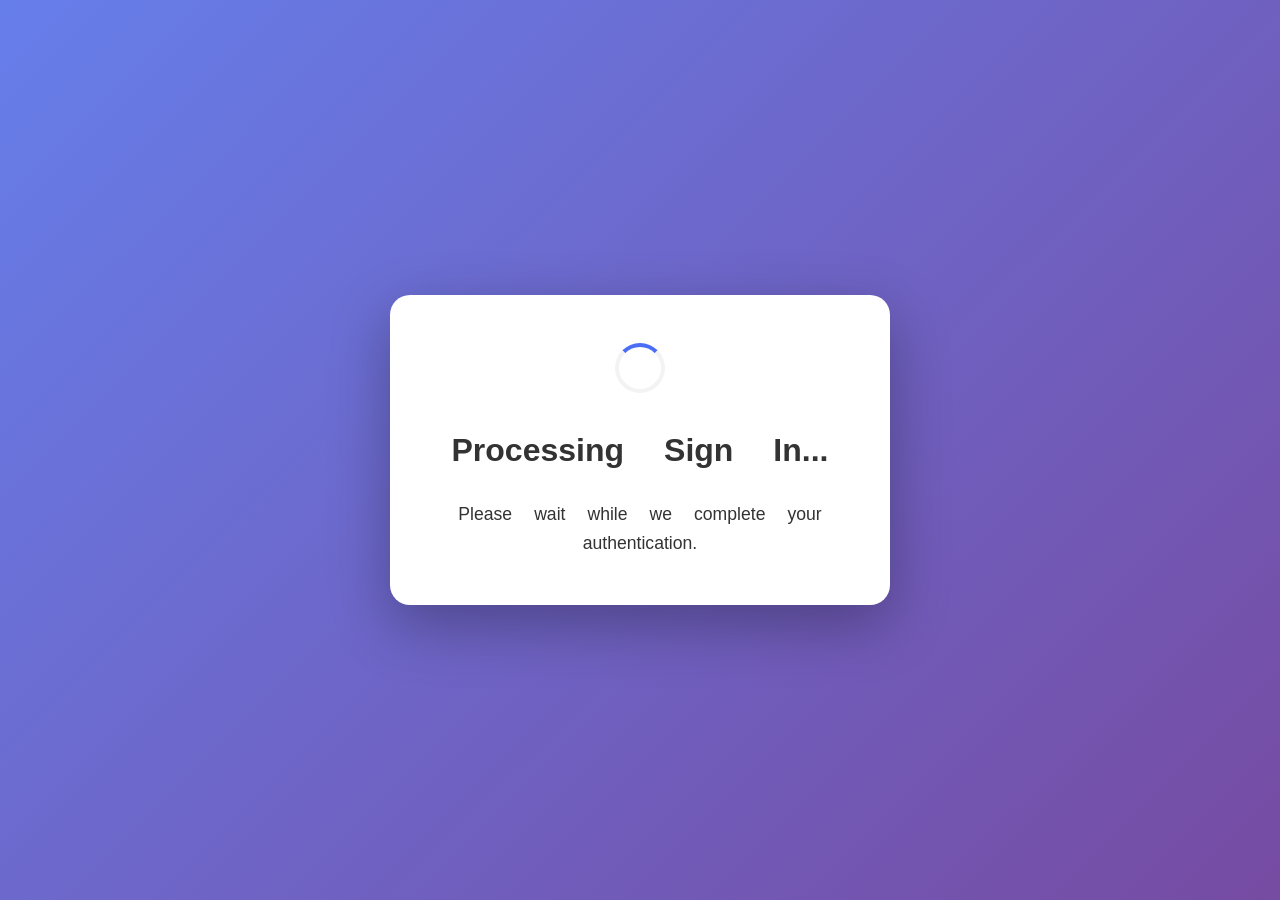
<file: OAuth/AppleCallback.html>
﻿<!DOCTYPE html>
<html lang="en">
<head>
    <meta charset="UTF-8">
    <meta name="viewport" content="width=device-width, initial-scale=1.0">
    <title>Apple Sign In - PocketFence</title>
    <link rel="stylesheet" href="../styles.css">
    <style>
        .callback-container {
            min-height: 100vh;
            display: flex;
            align-items: center;
            justify-content: center;
            padding: 2rem;
            background: linear-gradient(135deg, #667eea 0%, #764ba2 100%);
        }
        .callback-card {
            background: white;
            border-radius: 20px;
            padding: 3rem;
            max-width: 500px;
            text-align: center;
            box-shadow: 0 20px 60px rgba(0,0,0,0.3);
        }
        .spinner {
            border: 4px solid #f3f3f3;
            border-top: 4px solid #4C6EF5;
            border-radius: 50%;
            width: 50px;
            height: 50px;
            animation: spin 1s linear infinite;
            margin: 0 auto 2rem;
        }
        @keyframes spin {
            0% { transform: rotate(0deg); }
            100% { transform: rotate(360deg); }
        }
        .success { color: #10b981; }
        .error { color: #ef4444; }
        .message { margin-top: 1.5rem; font-size: 1.1rem; }
    </style>
</head>
<body>
    <div class="callback-container">
        <div class="callback-card">
            <div class="spinner" id="spinner"></div>
            <h1 id="status">Processing Sign In...</h1>
            <p class="message" id="message">Please wait while we complete your authentication.</p>
        </div>
    </div>

    <script>
        // Parse OAuth response from URL
        const urlParams = new URLSearchParams(window.location.search);
        const code = urlParams.get('code');
        const state = urlParams.get('state');
        const error = urlParams.get('error');
        
        async function handleCallback() {
            const spinner = document.getElementById('spinner');
            const status = document.getElementById('status');
            const message = document.getElementById('message');
            
            if (error) {
                spinner.style.display = 'none';
                status.className = 'error';
                status.textContent = 'Sign In Failed';
                message.textContent = Error: ${error}. Please try again.;
                setTimeout(() => window.location.href = '/', 3000);
                return;
            }
            
            if (!code) {
                spinner.style.display = 'none';
                status.className = 'error';
                status.textContent = 'Invalid Request';
                message.textContent = 'No authorization code received.';
                setTimeout(() => window.location.href = '/', 3000);
                return;
            }
            
            try {
                // Send code to your backend dashboard
                const response = await fetch('https://pocketfence.net:5000/OAuth/AppleCallback', {
                    method: 'POST',
                    headers: {
                        'Content-Type': 'application/json',
                    },
                    body: JSON.stringify({ code, state }),
                    credentials: 'include'
                });
                
                if (response.ok) {
                    spinner.style.display = 'none';
                    status.className = 'success';
                    status.textContent = 'Sign In Successful!';
                    message.textContent = 'Redirecting to your dashboard...';
                    setTimeout(() => window.location.href = 'https://pocketfence.net:5000', 1500);
                } else {
                    throw new Error('Authentication failed');
                }
            } catch (err) {
                spinner.style.display = 'none';
                status.className = 'error';
                status.textContent = 'Connection Error';
                message.textContent = 'Unable to connect to dashboard. Please try again.';
                console.error(err);
                setTimeout(() => window.location.href = '/', 3000);
            }
        }
        
        // Start processing
        handleCallback();
    </script>
</body>
</html>
</file>
<file: styles.css>
/* Emoji Support - Add to top of styles.css */
* {
    font-family: 'Inter', -apple-system, BlinkMacSystemFont, 'Segoe UI', 'Segoe UI Emoji', 'Segoe UI Symbol', 'Apple Color Emoji', 'Noto Color Emoji', Arial, sans-serif !important;
}
/* Emoji support */
body {
    font-family: 'Inter', -apple-system, BlinkMacSystemFont, 'Segoe UI', 'Segoe UI Emoji', 'Segoe UI Symbol', 'Apple Color Emoji', 'Noto Color Emoji', sans-serif;
}
/* Reset and Base Styles */
* {
    margin: 0;
    padding: 0;
    box-sizing: border-box;
}

body {
    font-family: 'Inter', sans-serif;
    line-height: 1.6;
    color: #333;
    overflow-x: hidden;
}

.container {
    max-width: 1200px;
    margin: 0 auto;
    padding: 0 2rem;
}

/* Navigation */
.navbar {
    position: fixed;
    top: 0;
    width: 100%;
    background: rgba(255, 255, 255, 0.95);
    backdrop-filter: blur(10px);
    z-index: 1000;
    padding: 1rem 0;
    border-bottom: 1px solid rgba(0, 0, 0, 0.1);
}

.nav-container {
    max-width: 1200px;
    margin: 0 auto;
    padding: 0 2rem;
    display: flex;
    justify-content: space-between;
    align-items: center;
}

.nav-logo {
    display: flex;
    align-items: center;
    gap: 0.5rem;
}

.logo {
    width: 32px;
    height: 32px;
    background: linear-gradient(135deg, #4C6EF5, #7C3AED);
    border-radius: 8px;
}

.logo-text {
    font-weight: 700;
    font-size: 1.5rem;
    color: #1a1a1a;
}

.nav-menu {
    display: flex;
    list-style: none;
    gap: 2rem;
    align-items: center;
}

.nav-link {
    text-decoration: none;
    color: #666;
    font-weight: 500;
    transition: color 0.3s;
}

.nav-link:hover {
    color: #4C6EF5;
}

.cta-button {
    background: #4C6EF5;
    color: white !important;
    padding: 0.75rem 1.5rem;
    border-radius: 8px;
    transition: background 0.3s;
}

.cta-button:hover {
    background: #3B5BDB;
}

.hamburger {
    display: none;
    flex-direction: column;
    cursor: pointer;
}

.hamburger span {
    width: 25px;
    height: 3px;
    background: #333;
    margin: 3px 0;
    transition: 0.3s;
}

/* Hero Section */
.hero {
    padding: 120px 0 80px;
    background: linear-gradient(135deg, #f8faff 0%, #f0f4ff 100%);
    min-height: 100vh;
    display: flex;
    align-items: center;
}

.hero-container {
    max-width: 1200px;
    margin: 0 auto;
    padding: 0 2rem;
    display: grid;
    grid-template-columns: 1fr 1fr;
    gap: 4rem;
    align-items: center;
}

.hero-title {
    font-size: 3.5rem;
    font-weight: 700;
    line-height: 1.1;
    margin-bottom: 1.5rem;
}

.gradient-text {
    background: linear-gradient(135deg, #4C6EF5, #7C3AED);
    -webkit-background-clip: text;
    -webkit-text-fill-color: transparent;
    background-clip: text;
}

.hero-description {
    font-size: 1.25rem;
    color: #666;
    margin-bottom: 2rem;
    line-height: 1.6;
}

.hero-buttons {
    display: flex;
    gap: 1rem;
    margin-bottom: 3rem;
}

.btn-primary {
    background: #4C6EF5;
    color: white;
    border: none;
    padding: 1rem 2rem;
    border-radius: 8px;
    font-weight: 600;
    cursor: pointer;
    transition: background 0.3s, transform 0.2s;
}

.btn-primary:hover {
    background: #3B5BDB;
    transform: translateY(-2px);
}

.btn-secondary {
    background: transparent;
    color: #4C6EF5;
    border: 2px solid #4C6EF5;
    padding: 1rem 2rem;
    border-radius: 8px;
    font-weight: 600;
    cursor: pointer;
    transition: all 0.3s;
}

.btn-secondary:hover {
    background: #4C6EF5;
    color: white;
    transform: translateY(-2px);
}

.hero-stats {
    display: flex;
    gap: 2rem;
}

.stat {
    text-align: center;
}

.stat-number {
    display: block;
    font-size: 2rem;
    font-weight: 700;
    color: #4C6EF5;
}

.stat-label {
    font-size: 0.875rem;
    color: #666;
}

.hero-visual {
    display: flex;
    justify-content: center;
}

.phone-mockup {
    width: 300px;
    height: 600px;
    background: linear-gradient(135deg, #1a1a1a, #333);
    border-radius: 30px;
    padding: 20px;
    position: relative;
    box-shadow: 0 20px 60px rgba(0, 0, 0, 0.3);
}

.phone-screen {
    width: 100%;
    height: 100%;
    background: linear-gradient(135deg, #4C6EF5, #7C3AED);
    border-radius: 20px;
    padding: 30px 20px;
    color: white;
}

.status-bar {
    background: rgba(255, 255, 255, 0.2);
    padding: 10px;
    border-radius: 8px;
    margin-bottom: 20px;
    text-align: center;
    font-weight: 600;
}

.dashboard-widgets {
    display: flex;
    flex-direction: column;
    gap: 15px;
}

.widget {
    background: rgba(255, 255, 255, 0.15);
    padding: 15px;
    border-radius: 10px;
    backdrop-filter: blur(10px);
}

/* Features Section */
.features {
    padding: 80px 0;
    background: white;
}

.section-header {
    text-align: center;
    margin-bottom: 4rem;
}

.section-header h2 {
    font-size: 2.5rem;
    font-weight: 700;
    margin-bottom: 1rem;
    color: #1a1a1a;
}

.section-header p {
    font-size: 1.25rem;
    color: #666;
}

.features-grid {
    display: grid;
    grid-template-columns: repeat(auto-fit, minmax(350px, 1fr));
    gap: 2rem;
}

.feature-card {
    background: white;
    padding: 2rem;
    border-radius: 16px;
    box-shadow: 0 4px 20px rgba(0, 0, 0, 0.1);
    transition: transform 0.3s, box-shadow 0.3s;
    border: 1px solid #f0f0f0;
}

.feature-card:hover {
    transform: translateY(-5px);
    box-shadow: 0 8px 30px rgba(0, 0, 0, 0.15);
}

.feature-icon {
    font-size: 3rem;
    margin-bottom: 1rem;
}

.feature-card h3 {
    font-size: 1.5rem;
    font-weight: 600;
    margin-bottom: 1rem;
    color: #1a1a1a;
}

.feature-card p {
    color: #666;
    line-height: 1.6;
}

/* Pricing Section */
.pricing {
    padding: 80px 0;
    background: #f8faff;
}

.pricing-toggle {
    display: flex;
    align-items: center;
    justify-content: center;
    gap: 1rem;
    margin-bottom: 3rem;
}

.toggle-label {
    font-weight: 600;
    color: #666;
}

.switch {
    position: relative;
    display: inline-block;
    width: 60px;
    height: 34px;
}

.switch input {
    opacity: 0;
    width: 0;
    height: 0;
}

.slider {
    position: absolute;
    cursor: pointer;
    top: 0;
    left: 0;
    right: 0;
    bottom: 0;
    background-color: #ccc;
    transition: .4s;
    border-radius: 34px;
}

.slider:before {
    position: absolute;
    content: "";
    height: 26px;
    width: 26px;
    left: 4px;
    bottom: 4px;
    background-color: white;
    transition: .4s;
    border-radius: 50%;
}

input:checked + .slider {
    background-color: #4C6EF5;
}

input:checked + .slider:before {
    transform: translateX(26px);
}

.discount-badge {
    background: #10B981;
    color: white;
    padding: 0.25rem 0.5rem;
    border-radius: 4px;
    font-size: 0.75rem;
    font-weight: 600;
}

.pricing-grid {
    display: grid;
    grid-template-columns: repeat(auto-fit, minmax(300px, 1fr));
    gap: 2rem;
    max-width: 1000px;
    margin: 0 auto;
}

.pricing-card {
    background: white;
    border-radius: 16px;
    padding: 2rem;
    position: relative;
    box-shadow: 0 4px 20px rgba(0, 0, 0, 0.1);
    transition: transform 0.3s, box-shadow 0.3s;
}

.pricing-card:hover {
    transform: translateY(-5px);
    box-shadow: 0 8px 30px rgba(0, 0, 0, 0.15);
}

.pricing-card.featured {
    border: 2px solid #4C6EF5;
    transform: scale(1.05);
}

.popular-badge {
    position: absolute;
    top: -10px;
    left: 50%;
    transform: translateX(-50%);
    background: #4C6EF5;
    color: white;
    padding: 0.5rem 1rem;
    border-radius: 20px;
    font-size: 0.875rem;
    font-weight: 600;
}

.plan-header {
    text-align: center;
    margin-bottom: 2rem;
}

.plan-header h3 {
    font-size: 1.5rem;
    font-weight: 600;
    margin-bottom: 1rem;
}

.plan-price {
    display: flex;
    align-items: baseline;
    justify-content: center;
    gap: 0.25rem;
}

.currency {
    font-size: 1.25rem;
    color: #666;
}

.amount {
    font-size: 3rem;
    font-weight: 700;
    color: #4C6EF5;
}

.period {
    color: #666;
}

.plan-features {
    list-style: none;
    margin-bottom: 2rem;
}

.plan-features li {
    padding: 0.5rem 0;
    border-bottom: 1px solid #f0f0f0;
}

.plan-button {
    width: 100%;
    padding: 1rem;
    border-radius: 8px;
    font-weight: 600;
    cursor: pointer;
    transition: all 0.3s;
}

.btn-outline {
    background: transparent;
    color: #4C6EF5;
    border: 2px solid #4C6EF5;
}

.btn-outline:hover {
    background: #4C6EF5;
    color: white;
}

/* About Section */
.about {
    padding: 80px 0;
    background: white;
}

.about-content {
    display: grid;
    grid-template-columns: 1fr 1fr;
    gap: 4rem;
    align-items: center;
}

.about-text h2 {
    font-size: 2.5rem;
    font-weight: 700;
    margin-bottom: 1.5rem;
    color: #1a1a1a;
}

.about-text p {
    font-size: 1.125rem;
    color: #666;
    margin-bottom: 1.5rem;
    line-height: 1.6;
}

.about-stats {
    display: flex;
    gap: 2rem;
    margin-top: 2rem;
}

.about-stat {
    text-align: center;
}

.about-stat h3 {
    font-size: 2rem;
    font-weight: 700;
    color: #4C6EF5;
    margin-bottom: 0.5rem;
}

.about-stat p {
    color: #666;
    font-size: 0.875rem;
}

.team-photo {
    text-align: center;
}

.photo-placeholder {
    width: 300px;
    height: 300px;
    background: linear-gradient(135deg, #4C6EF5, #7C3AED);
    border-radius: 16px;
    display: flex;
    align-items: center;
    justify-content: center;
    font-size: 4rem;
    margin: 0 auto 1rem;
}

/* Contact Section */
.contact {
    padding: 80px 0;
    background: #f8faff;
}

.contact-grid {
    display: grid;
    grid-template-columns: 1fr 1fr;
    gap: 4rem;
    max-width: 1000px;
    margin: 0 auto;
}

.contact-item {
    display: flex;
    align-items: center;
    gap: 1rem;
    margin-bottom: 2rem;
}

.contact-icon {
    font-size: 2rem;
}

.contact-item h4 {
    font-weight: 600;
    margin-bottom: 0.5rem;
    color: #1a1a1a;
}

.contact-item p {
    color: #666;
}

.contact-form {
    background: white;
    padding: 2rem;
    border-radius: 16px;
    box-shadow: 0 4px 20px rgba(0, 0, 0, 0.1);
}

.form-group {
    margin-bottom: 1.5rem;
}

.form-group input,
.form-group select,
.form-group textarea {
    width: 100%;
    padding: 1rem;
    border: 2px solid #f0f0f0;
    border-radius: 8px;
    font-size: 1rem;
    transition: border-color 0.3s;
}

.form-group input:focus,
.form-group select:focus,
.form-group textarea:focus {
    outline: none;
    border-color: #4C6EF5;
}

/* Footer */
.footer {
    background: #1a1a1a;
    color: white;
    padding: 4rem 0 2rem;
}

.footer-content {
    display: grid;
    grid-template-columns: repeat(auto-fit, minmax(250px, 1fr));
    gap: 2rem;
    margin-bottom: 2rem;
}

.footer-section h4 {
    font-weight: 600;
    margin-bottom: 1rem;
}

.footer-section ul {
    list-style: none;
}

.footer-section ul li {
    margin-bottom: 0.5rem;
}

.footer-section ul li a {
    color: #ccc;
    text-decoration: none;
    transition: color 0.3s;
}

.footer-section ul li a:hover {
    color: white;
}

.social-links {
    display: flex;
    gap: 1rem;
    margin-top: 1rem;
}

.social-links a {
    color: #ccc;
    font-size: 1.5rem;
    text-decoration: none;
    transition: color 0.3s;
}

.social-links a:hover {
    color: #4C6EF5;
}

.footer-bottom {
    border-top: 1px solid #333;
    padding-top: 2rem;
    text-align: center;
    color: #ccc;
}

/* Responsive Design */
@media (max-width: 768px) {
    .hamburger {
        display: flex;
    }

    .nav-menu {
        position: fixed;
        left: -100%;
        top: 70px;
        flex-direction: column;
        background-color: white;
        width: 100%;
        text-align: center;
        transition: 0.3s;
        box-shadow: 0 10px 27px rgba(0, 0, 0, 0.05);
        padding: 2rem 0;
    }

    .nav-menu.active {
        left: 0;
    }

    .hero-container {
        grid-template-columns: 1fr;
        text-align: center;
    }

    .hero-title {
        font-size: 2.5rem;
    }

    .hero-buttons {
        justify-content: center;
    }

    .features-grid {
        grid-template-columns: 1fr;
    }

    .pricing-grid {
        grid-template-columns: 1fr;
    }

    .about-content {
        grid-template-columns: 1fr;
    }

    .contact-grid {
        grid-template-columns: 1fr;
    }

    .hero-stats {
        justify-content: center;
    }

    .about-stats {
        justify-content: center;
    }

    .container {
        padding: 0 1rem;
    }
}
</file>
